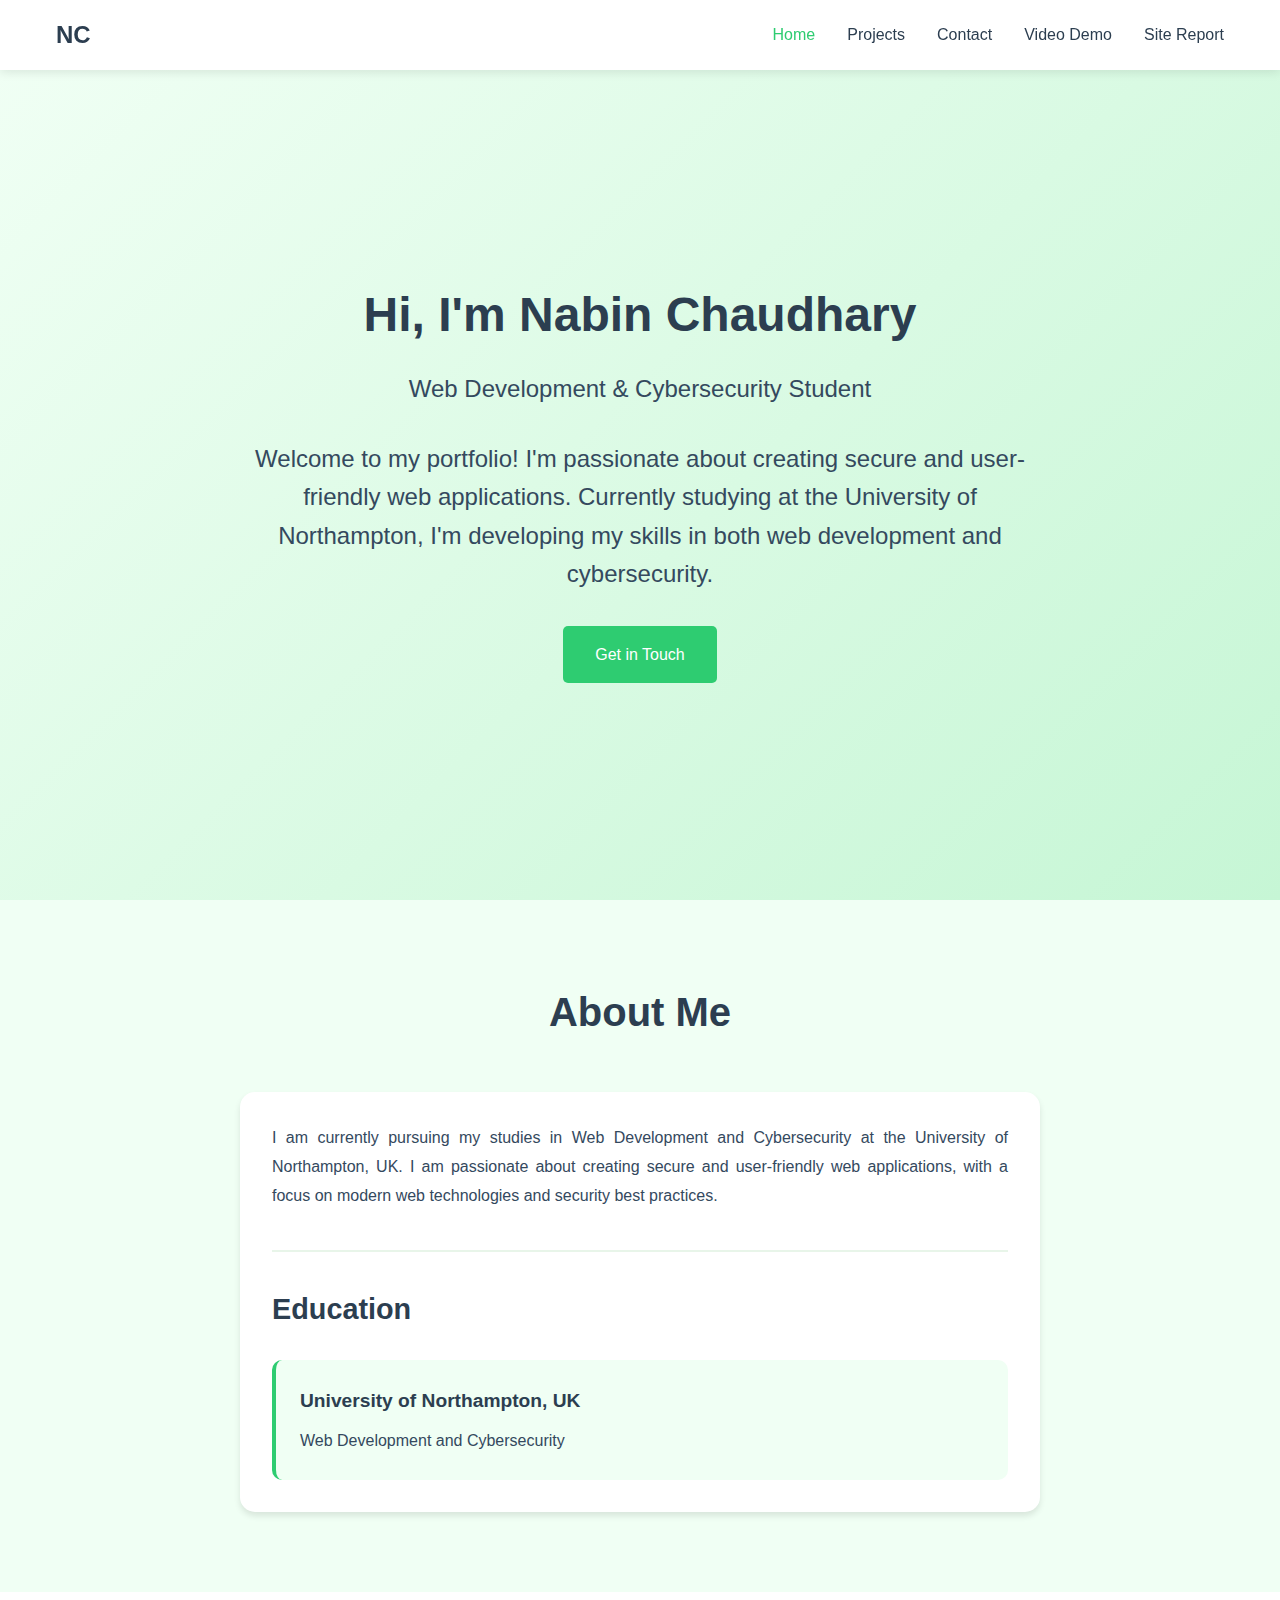
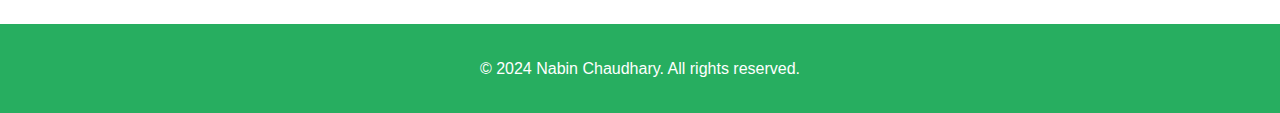
<file: index.html>
<!DOCTYPE html>
<html lang="en">
<head>
    <meta charset="UTF-8">
    <meta name="viewport" content="width=device-width, initial-scale=1.0">
    <title>Nabin Chaudhary - Portfolio</title>
    <link rel="stylesheet" href="styles.css">
    <link rel="stylesheet" href="https://cdnjs.cloudflare.com/ajax/libs/font-awesome/6.0.0/css/all.min.css">
</head>
<body>
    <nav>
        <div class="nav-content">
            <div class="logo">NC</div>
            <ul class="nav-links">
                <li><a href="index.html" class="active">Home</a></li>
                <li><a href="projects.html">Projects</a></li>
                <li><a href="contact.html">Contact</a></li>
                <li><a href="videoDemo.html">Video Demo</a></li>
                <li><a href="sitereport.html">Site Report</a></li>
            </ul>
        </div>
    </nav>

    <section id="home" class="hero">
        <div class="hero-content">
            <h1>Hi, I'm Nabin Chaudhary</h1>
            <p>Web Development & Cybersecurity Student</p>
            <div class="hero-bio">
                <p>Welcome to my portfolio! I'm passionate about creating secure and user-friendly web applications. Currently studying at the University of Northampton, I'm developing my skills in both web development and cybersecurity.</p>
            </div>
            <a href="contact.html" class="cta-button">Get in Touch</a>
        </div>
    </section>

    <section id="about" class="about">
        <h2>About Me</h2>
        <div class="about-content">
            <div class="about-text">
                <p>I am currently pursuing my studies in Web Development and Cybersecurity at the University of Northampton, UK. I am passionate about creating secure and user-friendly web applications, with a focus on modern web technologies and security best practices.</p>
                <div class="education">
                    <h3>Education</h3>
                    <div class="edu-item">
                        <h4>University of Northampton, UK</h4>
                        <p>Web Development and Cybersecurity</p>
                    </div>
                </div>
            </div>
        </div>
    </section>


    <footer>
        <p>&copy; 2024 Nabin Chaudhary. All rights reserved.</p>
    </footer>
</body>
</file>
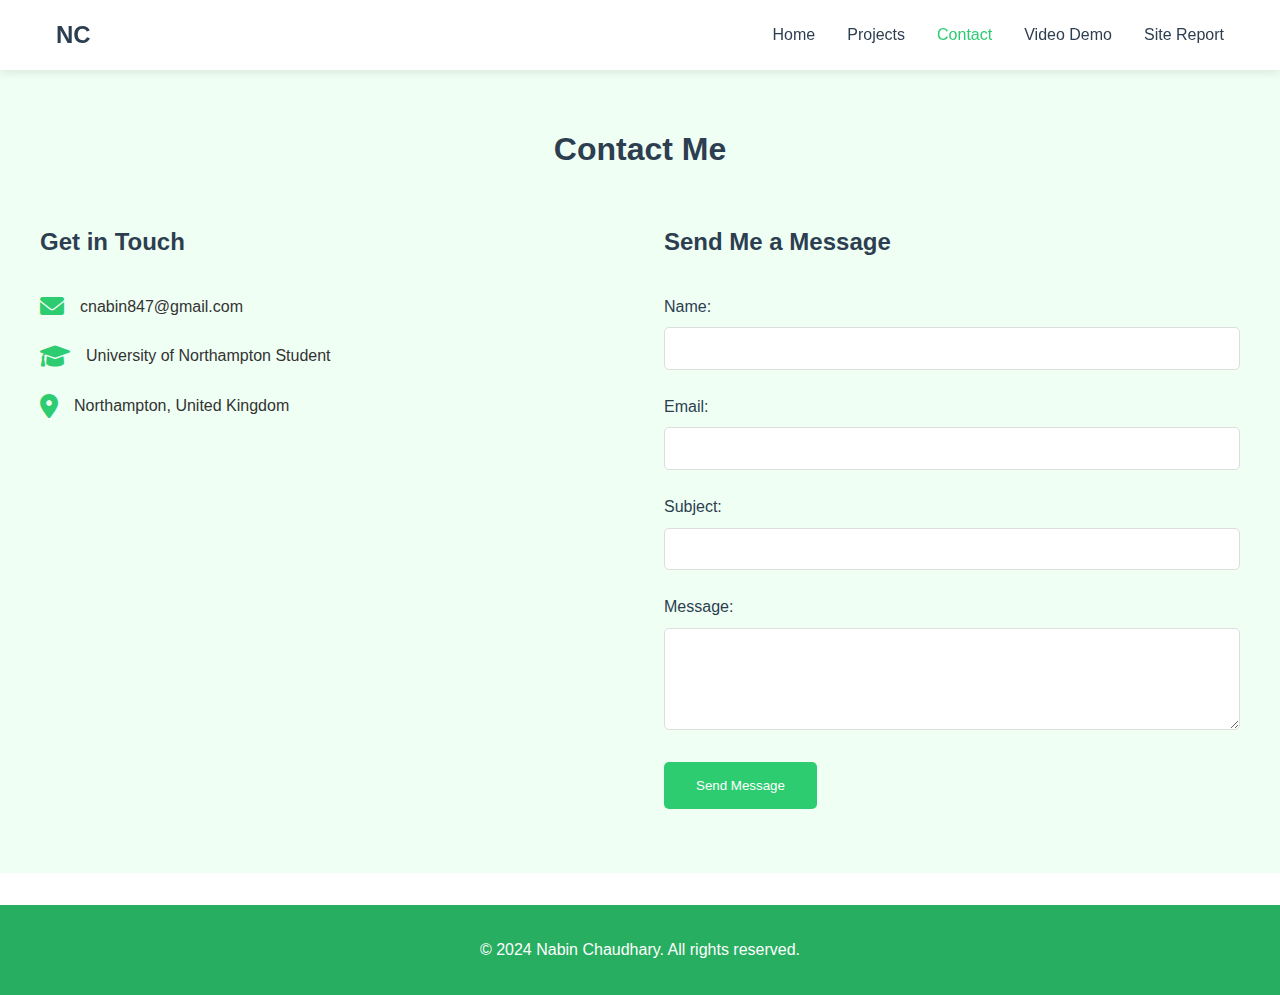
<file: contact.html>
<!DOCTYPE html>
<html lang="en">
<head>
    <meta charset="UTF-8">
    <meta name="viewport" content="width=device-width, initial-scale=1.0">
    <title>Contact - Nabin Chaudhary</title>
    <link rel="stylesheet" href="styles.css">
    <link rel="stylesheet" href="https://cdnjs.cloudflare.com/ajax/libs/font-awesome/6.0.0/css/all.min.css">
</head>
<body>
    <nav>
        <div class="nav-content">
            <div class="logo">NC</div>
            <ul class="nav-links">
                <li><a href="index.html">Home</a></li>
                <li><a href="projects.html">Projects</a></li>
                <li><a href="contact.html" class="active">Contact</a></li>
                <li><a href="videoDemo.html">Video Demo</a></li>
                <li><a href="sitereport.html">Site Report</a></li>
            </ul>
        </div>
    </nav>

    <section class="contact-page">
        <h1>Contact Me</h1>
        <div class="contact-container">
            <div class="contact-info">
                <h2>Get in Touch</h2>
                <div class="contact-details">
                    <div class="contact-item">
                        <i class="fas fa-envelope"></i>
                        <p>cnabin847@gmail.com</p>
                    </div>
                    <div class="contact-item">
                        <i class="fas fa-graduation-cap"></i>
                        <p>University of Northampton Student</p>
                    </div>
                    <div class="contact-item">
                        <i class="fas fa-map-marker-alt"></i>
                        <p>Northampton, United Kingdom</p>
                    </div>
                </div>
            </div>
            
            <div class="contact-form">
                <h2>Send Me a Message</h2>
                <form action="mailto:cnabin847@gmail.com" method="post" enctype="text/plain">
                    <div class="form-group">
                        <label for="name">Name:</label>
                        <input type="text" id="name" name="name" required>
                    </div>
                    <div class="form-group">
                        <label for="email">Email:</label>
                        <input type="email" id="email" name="email" required>
                    </div>
                    <div class="form-group">
                        <label for="subject">Subject:</label>
                        <input type="text" id="subject" name="subject" required>
                    </div>
                    <div class="form-group">
                        <label for="message">Message:</label>
                        <textarea id="message" name="message" rows="5" required></textarea>
                    </div>
                    <button type="submit" class="submit-btn">Send Message</button>
                </form>
            </div>
        </div>
    </section>

    <footer>
        <p>&copy; 2024 Nabin Chaudhary. All rights reserved.</p>
    </footer>
</body>
</file>
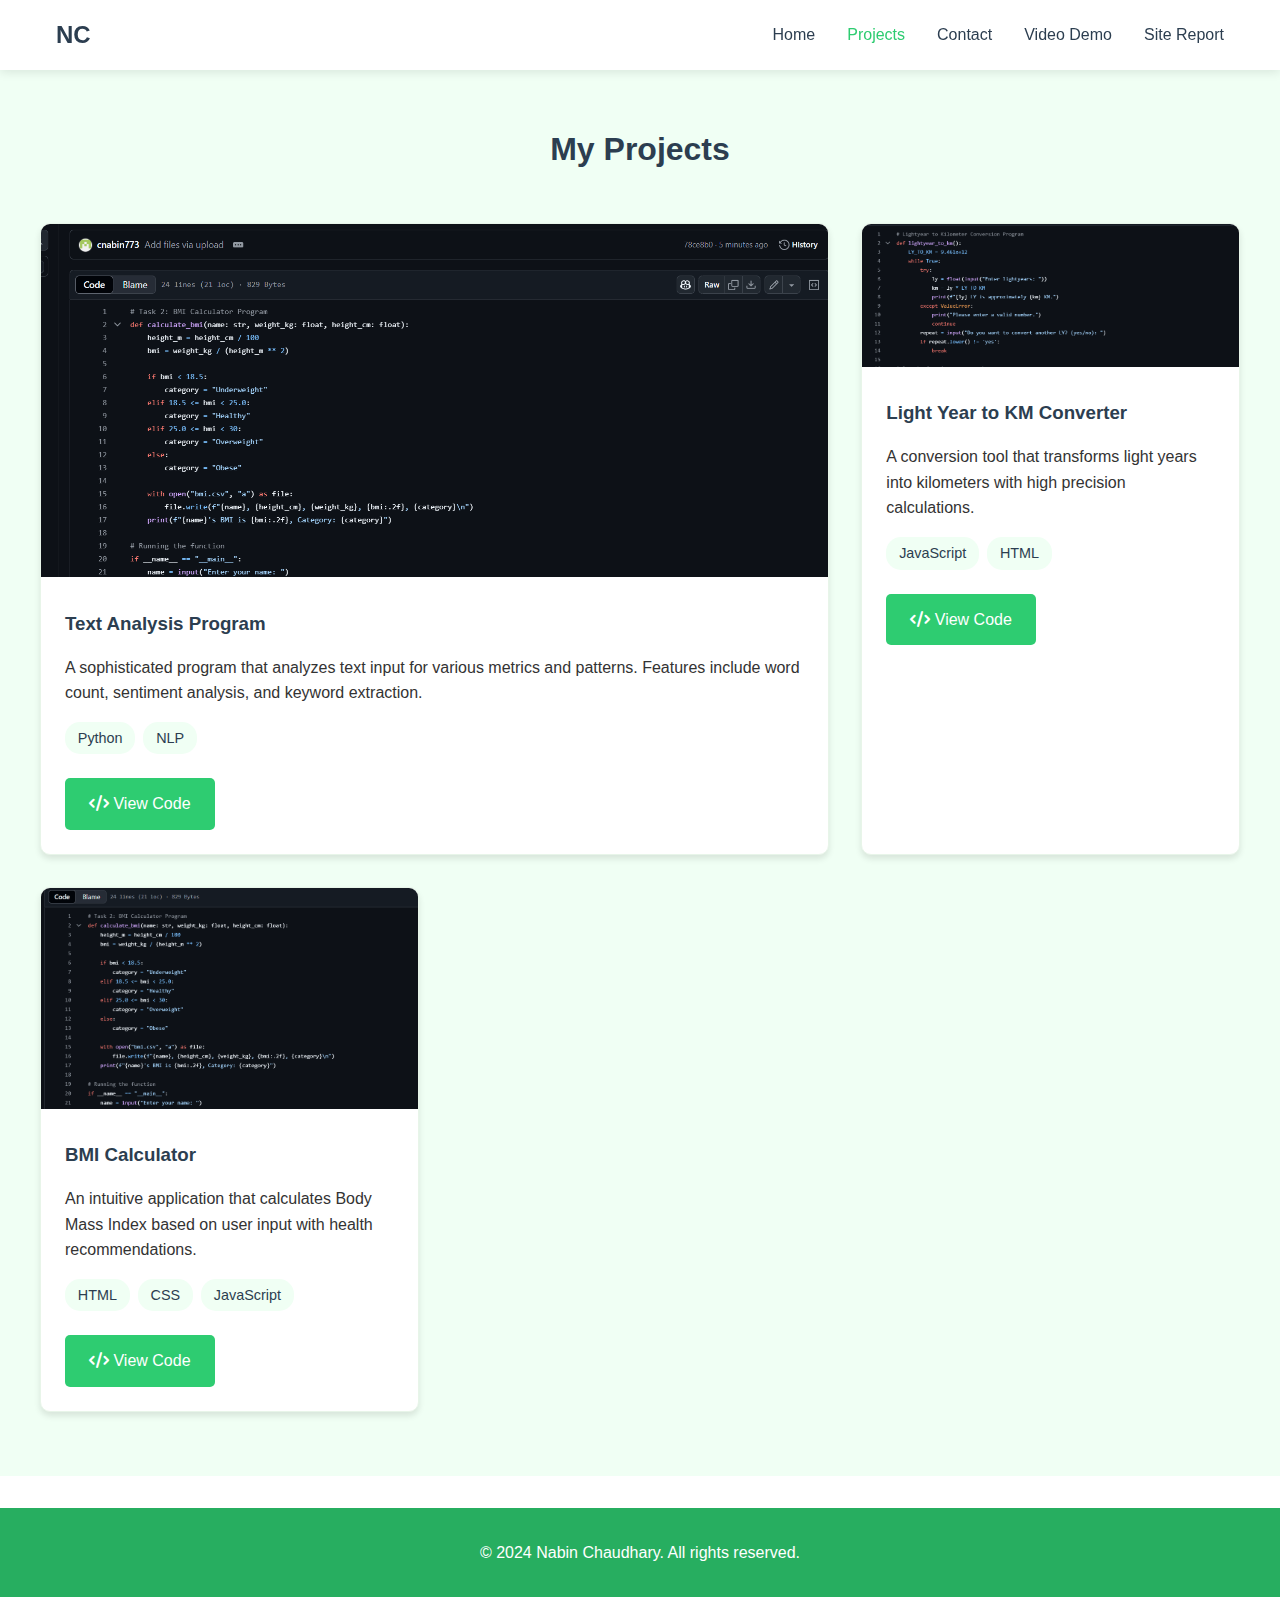
<file: projects.html>
<!DOCTYPE html>
<html lang="en">
<head>
    <meta charset="UTF-8">
    <meta name="viewport" content="width=device-width, initial-scale=1.0">
    <title>Projects - Nabin Chaudhary</title>
    <link rel="stylesheet" href="styles.css">
    <link rel="stylesheet" href="https://cdnjs.cloudflare.com/ajax/libs/font-awesome/6.0.0/css/all.min.css">
</head>
<body>
    <nav>
        <div class="nav-content">
            <div class="logo">NC</div>
            <ul class="nav-links">
                <li><a href="index.html">Home</a></li>
                <li><a href="projects.html" class="active">Projects</a></li>
                <li><a href="contact.html">Contact</a></li>
                <li><a href="videoDemo.html">Video Demo</a></li>
                <li><a href="sitereport.html">Site Report</a></li>
            </ul>
        </div>
    </nav>

    <section class="projects-page">
        <h1>My Projects</h1>
        <div class="projects-masonry">
            <div class="project-item large">
                <img src="images/project3.png" alt="Text Analysis Program">
                <div class="project-info">
                    <h3>Text Analysis Program</h3>
                    <p>A sophisticated program that analyzes text input for various metrics and patterns. Features include word count, sentiment analysis, and keyword extraction.</p>
                    <div class="project-tech">
                        <span>Python</span>
                        <span>NLP</span>
                    </div>
                    <div class="project-buttons">
                        <a href="https://github.com/cnabin773/text_analysys.git" class="project-btn view-code-btn" target="_blank">
                            <i class="fas fa-code"></i> View Code
                        </a>
                    </div>
                </div>
            </div>
            <div class="project-item">
                <img src="images/project2.png" alt="Light Year to KM Converter">
                <div class="project-info">
                    <h3>Light Year to KM Converter</h3>
                    <p>A conversion tool that transforms light years into kilometers with high precision calculations.</p>
                    <div class="project-tech">
                        <span>JavaScript</span>
                        <span>HTML</span>
                    </div>
                    <div class="project-buttons">
                        <a href="https://github.com/cnabin773/LIGHT_YEAR.git" class="project-btn view-code-btn" target="_blank">
                            <i class="fas fa-code"></i> View Code
                        </a>
                    </div>
                </div>
            </div>
            <div class="project-item">
                <img src="images/project1.png" alt="BMI Calculator">
                <div class="project-info">
                    <h3>BMI Calculator</h3>
                    <p>An intuitive application that calculates Body Mass Index based on user input with health recommendations.</p>
                    <div class="project-tech">
                        <span>HTML</span>
                        <span>CSS</span>
                        <span>JavaScript</span>
                    </div>
                    <div class="project-buttons">
                        <a href="https://github.com/cnabin773/bmi_calculate.git" class="project-btn view-code-btn" target="_blank">
                            <i class="fas fa-code"></i> View Code
                        </a>
                    </div>
                </div>
            </div>
        </div>
    </section>

    <footer>
        <p>&copy; 2024 Nabin Chaudhary. All rights reserved.</p>
    </footer>
</body>
</file>
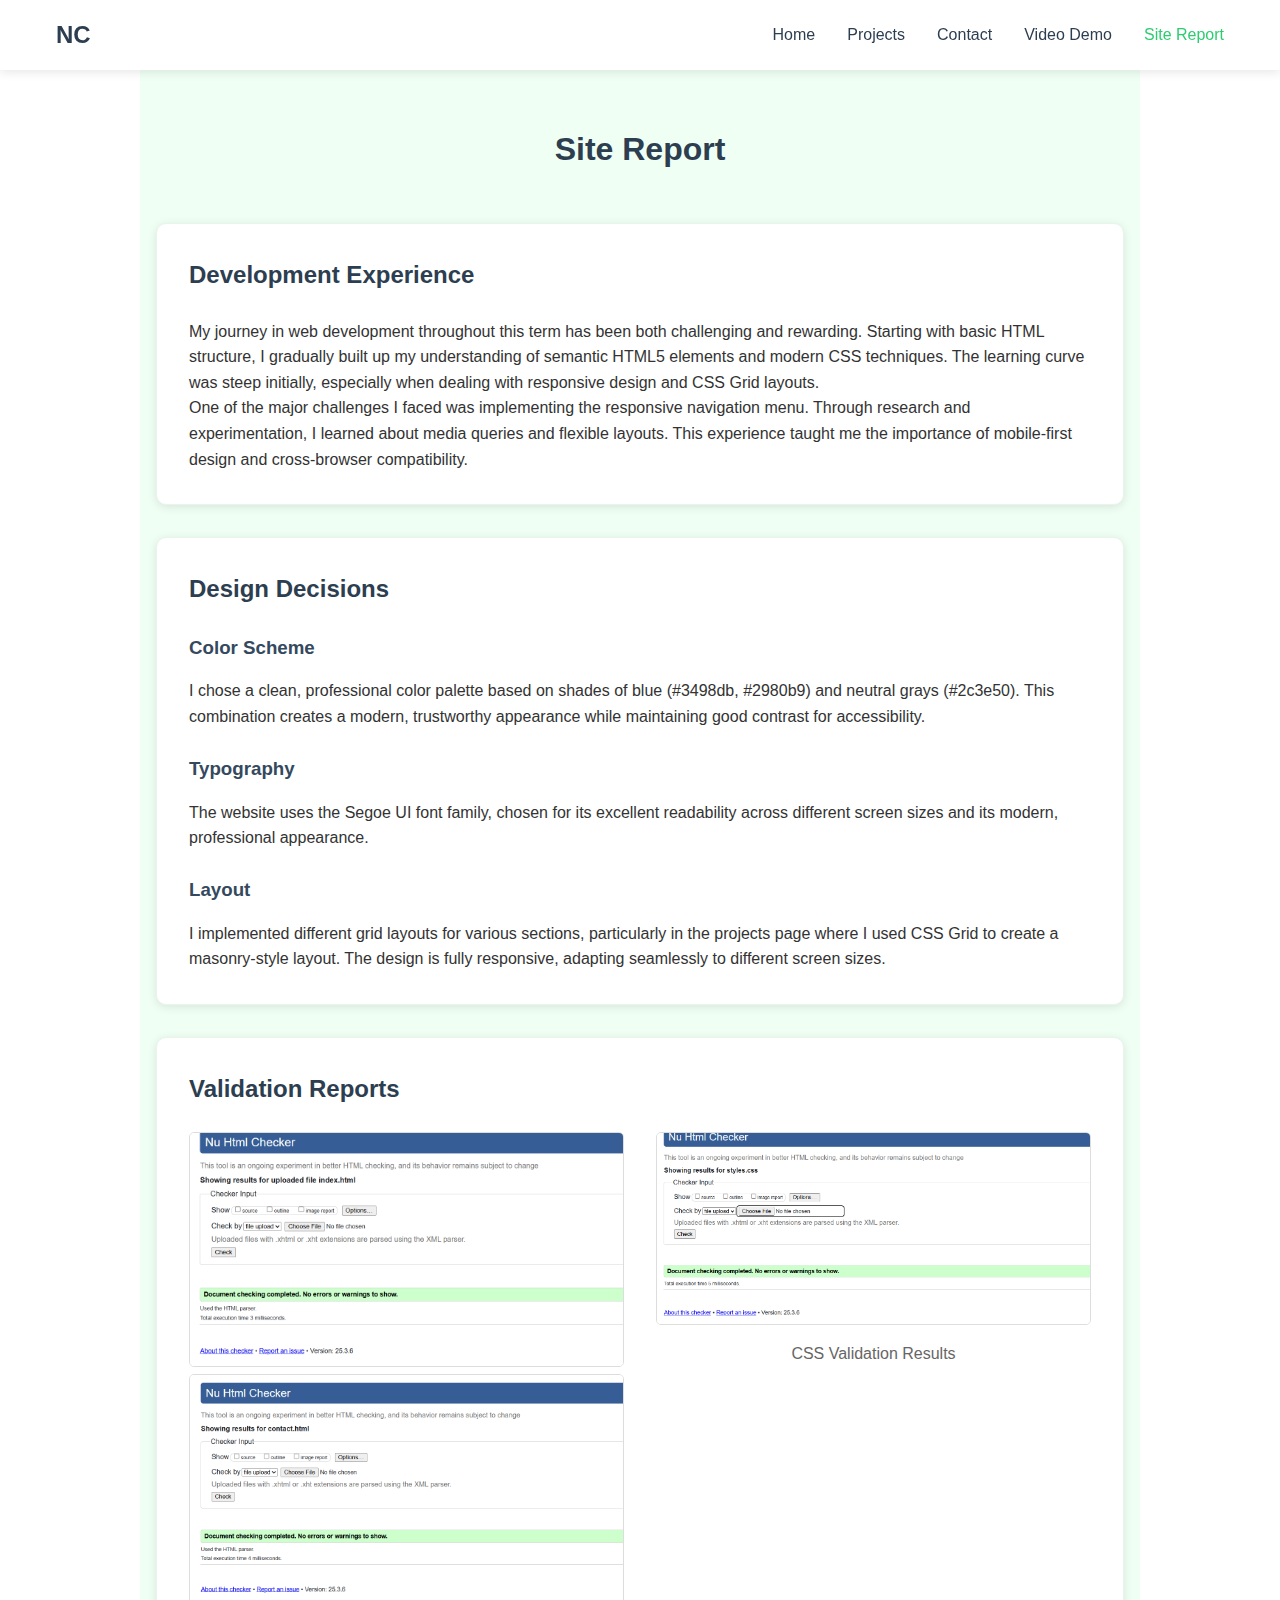
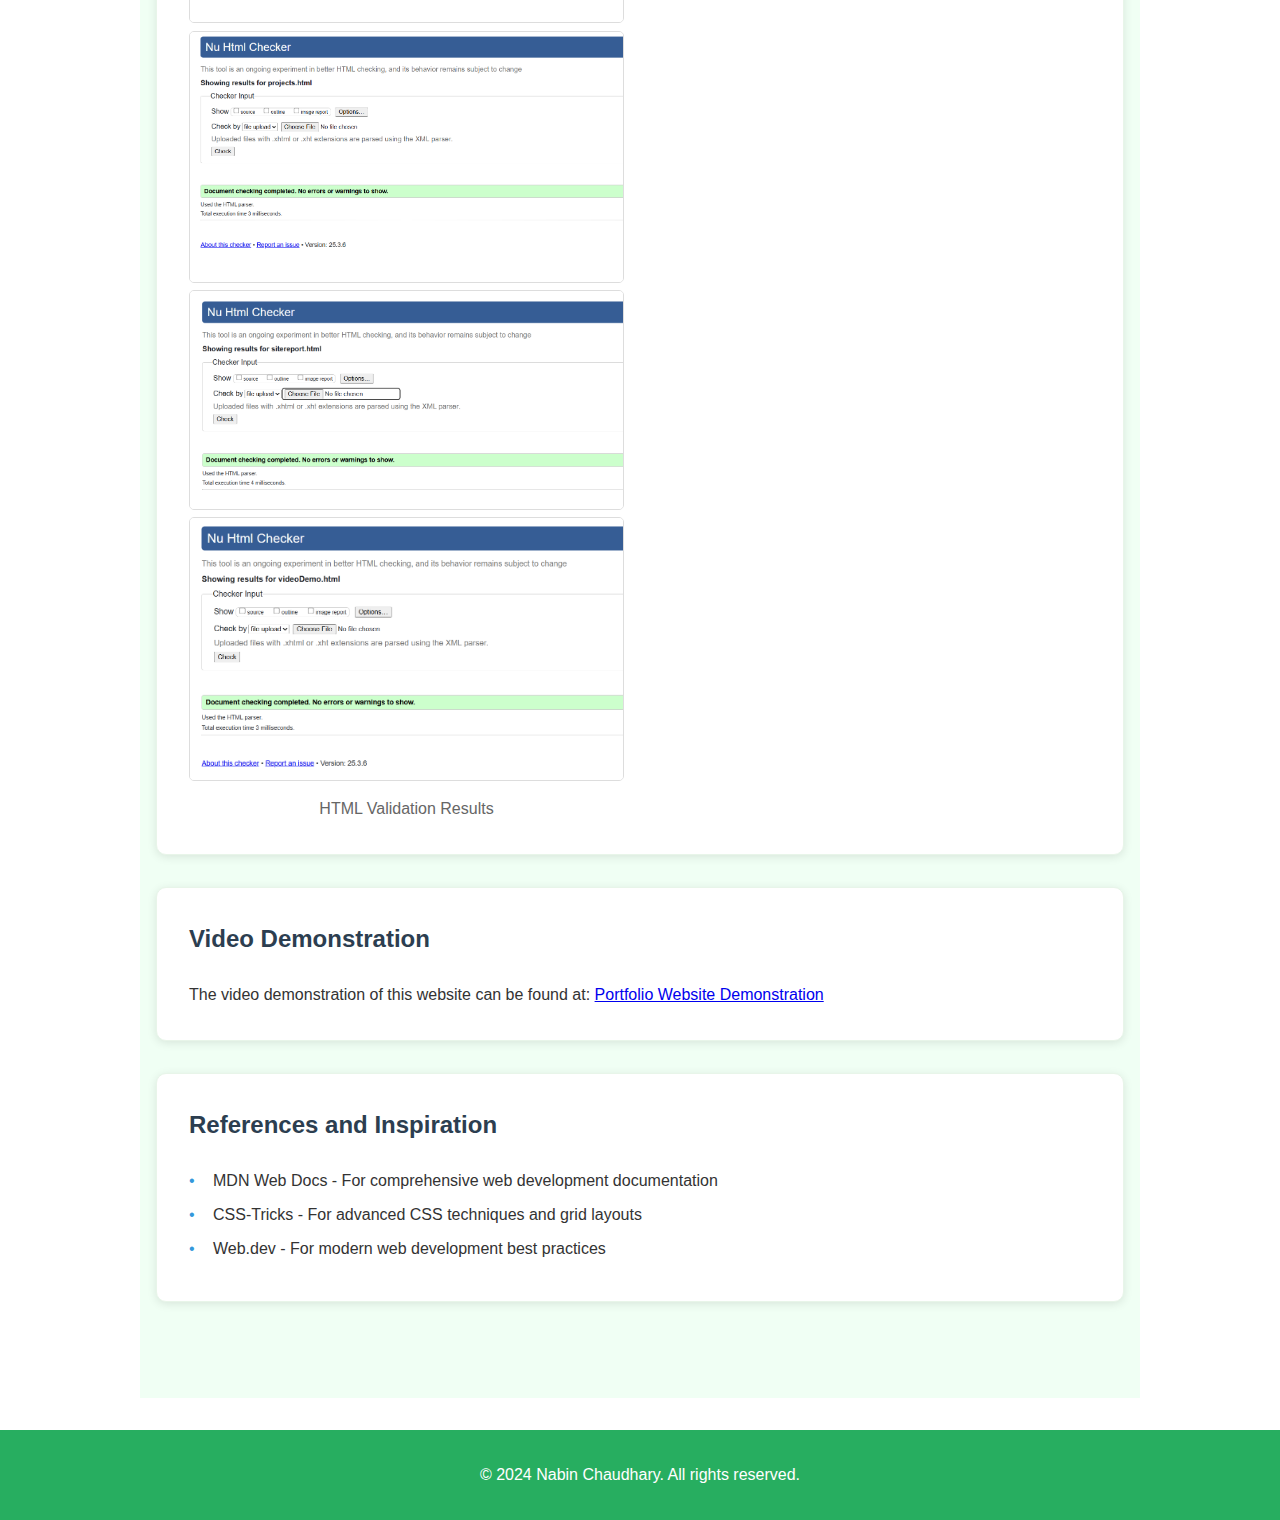
<file: sitereport.html>
<!DOCTYPE html>
<html lang="en">
<head>
    <meta charset="UTF-8">
    <meta name="viewport" content="width=device-width, initial-scale=1.0">
    <title>Site Report - Nabin Chaudhary</title>
    <link rel="stylesheet" href="styles.css">
    <link rel="stylesheet" href="https://cdnjs.cloudflare.com/ajax/libs/font-awesome/6.0.0/css/all.min.css">
</head>
<body>
    <nav>
        <div class="nav-content">
            <div class="logo">NC</div>
            <ul class="nav-links">
                <li><a href="index.html">Home</a></li>
                <li><a href="projects.html">Projects</a></li>
                <li><a href="contact.html">Contact</a></li>
                <li><a href="videoDemo.html">Video Demo</a></li>
                <li><a href="sitereport.html" class="active">Site Report</a></li>
            </ul>
        </div>
    </nav>

    <section class="site-report">
        <h1>Site Report</h1>
        <div class="report-content">
            <article class="report-section">
                <h2>Development Experience</h2>
                <p>My journey in web development throughout this term has been both challenging and rewarding. Starting with basic HTML structure, I gradually built up my understanding of semantic HTML5 elements and modern CSS techniques. The learning curve was steep initially, especially when dealing with responsive design and CSS Grid layouts.</p>
                
                <p>One of the major challenges I faced was implementing the responsive navigation menu. Through research and experimentation, I learned about media queries and flexible layouts. This experience taught me the importance of mobile-first design and cross-browser compatibility.</p>
            </article>

            <article class="report-section">
                <h2>Design Decisions</h2>
                <h3>Color Scheme</h3>
                <p>I chose a clean, professional color palette based on shades of blue (#3498db, #2980b9) and neutral grays (#2c3e50). This combination creates a modern, trustworthy appearance while maintaining good contrast for accessibility.</p>

                <h3>Typography</h3>
                <p>The website uses the Segoe UI font family, chosen for its excellent readability across different screen sizes and its modern, professional appearance.</p>

                <h3>Layout</h3>
                <p>I implemented different grid layouts for various sections, particularly in the projects page where I used CSS Grid to create a masonry-style layout. The design is fully responsive, adapting seamlessly to different screen sizes.</p>
            </article>

            <article class="report-section">
                <h2>Validation Reports</h2>
                <div class="validation-screenshots">
                    <figure>
                        <img src="images/htl1 (1).png" alt="HTML Validation Report">
                        <img src="images/htl1 (2).png" alt="HTML Validation Report">
                        <img src="images/htl1 (3).png" alt="HTML Validation Report">
                        <img src="images/htl1 (4).png" alt="HTML Validation Report">
                        <img src="images/htl1 (5).png" alt="HTML Validation Report">
                        <figcaption>HTML Validation Results</figcaption>
                    </figure>
                    <figure>
                        <img src="images/css.png" alt="CSS Validation Report">
                        <figcaption>CSS Validation Results</figcaption>
                    </figure>
                </div>
            </article>

            <article class="report-section">
                <h2>Video Demonstration</h2>
                <p>The video demonstration of this website can be found at: <a href="https://youtu.be/fpRjQ9RIres?si=_cgZ-D7nqQ4Rg44P" target="_blank">Portfolio Website Demonstration</a></p>
            </article>

            <article class="report-section">
                <h2>References and Inspiration</h2>
                <ul class="reference-list">
                    <li>MDN Web Docs - For comprehensive web development documentation</li>
                    <li>CSS-Tricks - For advanced CSS techniques and grid layouts</li>
                    <li>Web.dev - For modern web development best practices</li>
                </ul>
            </article>
        </div>
    </section>

    <footer>
        <p>&copy; 2024 Nabin Chaudhary. All rights reserved.</p>
    </footer>
</body>
</file>
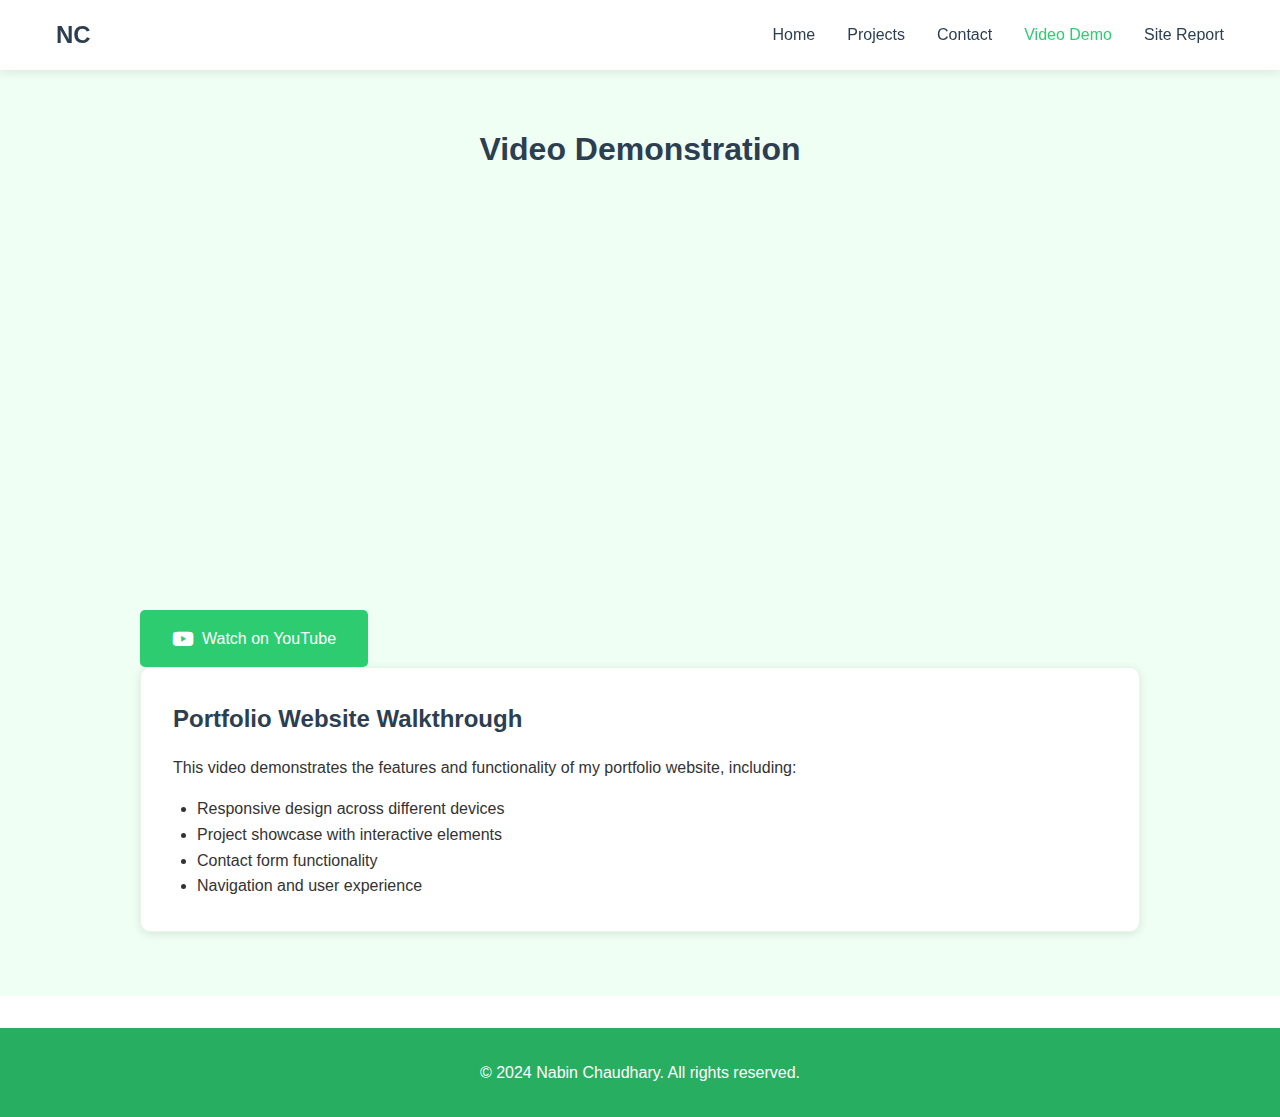
<file: videoDemo.html>
<!DOCTYPE html>
<html lang="en">

<head>
    <meta charset="UTF-8">
    <meta name="viewport" content="width=device-width, initial-scale=1.0">
    <title>Video Demo - Nabin Chaudhary</title>
    <link rel="stylesheet" href="styles.css">
    <link rel="stylesheet" href="https://cdnjs.cloudflare.com/ajax/libs/font-awesome/6.0.0/css/all.min.css">
</head>

<body>
    <nav>
        <div class="nav-content">
            <div class="logo">NC</div>
            <ul class="nav-links">
                <li><a href="index.html">Home</a></li>
                <li><a href="projects.html">Projects</a></li>
                <li><a href="contact.html">Contact</a></li>
                <li><a href="videoDemo.html" class="active">Video Demo</a></li>
                <li><a href="sitereport.html">Site Report</a></li>
            </ul>
        </div>
    </nav>

    <section class="video-demo">
        <h1>Video Demonstration</h1>
        <div class="video-container">
            <!-- Replace the src with your actual video URL -->
            <iframe width="560" height="315" src="https://www.youtube.com/embed/fpRjQ9RIres?si=atdIVT_ej5ZXxxln"
                title="YouTube video player" frameborder="0"
                allow="accelerometer; autoplay; clipboard-write; encrypted-media; gyroscope; picture-in-picture; web-share"
                referrerpolicy="strict-origin-when-cross-origin" allowfullscreen></iframe>
            <a href="https://youtu.be/fpRjQ9RIres?si=_cgZ-D7nqQ4Rg44P" class="youtube-btn" target="_blank">
                <i class="fab fa-youtube"></i> Watch on YouTube
            </a>
            <div class="video-description">
                <h2>Portfolio Website Walkthrough</h2>
                <p>This video demonstrates the features and functionality of my portfolio website, including:</p>
                <ul>
                    <li>Responsive design across different devices</li>
                    <li>Project showcase with interactive elements</li>
                    <li>Contact form functionality</li>
                    <li>Navigation and user experience</li>
                </ul>
            </div>
        </div>
    </section>

    <footer>
        <p>&copy; 2024 Nabin Chaudhary. All rights reserved.</p>
    </footer>
</body>

</html>
</file>
<file: styles.css>
/* Reset and Base Styles */
* {
    margin: 0;
    padding: 0;
    box-sizing: border-box;
}

body {
    font-family: 'Segoe UI', Tahoma, Geneva, Verdana, sans-serif;
    line-height: 1.6;
    color: #333;
    padding-top: 60px;
}

/* Navigation */
nav {
    position: fixed;
    top: 0;
    width: 100%;
    background-color: #ffffff;
    box-shadow: 0 2px 10px rgba(0, 0, 0, 0.1);
    z-index: 1000;
}

.nav-content {
    max-width: 1200px;
    margin: 0 auto;
    padding: 1rem;
    display: flex;
    justify-content: space-between;
    align-items: center;
}

.logo {
    font-size: 1.5rem;
    font-weight: bold;
    color: #2c3e50;
}

.nav-links {
    display: flex;
    list-style: none;
    gap: 2rem;
}

.nav-links a {
    text-decoration: none;
    color: #2c3e50;
    font-weight: 500;
    transition: color 0.3s;
}

.nav-links a:hover, .nav-links a.active {
    color: #2ecc71;
}

/* Hero Section */
.hero {
    min-height: calc(100vh - 60px);
    display: flex;
    align-items: center;
    justify-content: center;
    background: linear-gradient(135deg, #f0fff4 0%, #c6f6d5 100%);
    text-align: center;
    padding: 2rem 1rem;
}

.hero-content {
    max-width: 800px;
}

.hero-content h1 {
    font-size: 3rem;
    margin-bottom: 1rem;
    color: #2c3e50;
}

.hero-content p {
    font-size: 1.5rem;
    margin-bottom: 2rem;
    color: #34495e;
}

.hero-bio {
    margin: 2rem 0;
    font-size: 1.1rem;
    color: #34495e;
}

.cta-button {
    display: inline-block;
    padding: 1rem 2rem;
    background-color: #2ecc71;
    color: white;
    text-decoration: none;
    border-radius: 5px;
    transition: background-color 0.3s;
}

.cta-button:hover {
    background-color: #27ae60;
}

/* About Section */
.about {
    padding: 5rem 1rem;
    background-color: #f0fff4;
}

.about h2 {
    text-align: center;
    color: #2c3e50;
    margin-bottom: 3rem;
    font-size: 2.5rem;
}

.about-content {
    max-width: 800px;
    margin: 0 auto;
    background: white;
    padding: 2rem;
    border-radius: 15px;
    box-shadow: 0 4px 6px rgba(0, 0, 0, 0.1);
}

.about-text {
    text-align: justify;
    color: #34495e;
    line-height: 1.8;
}

.education {
    margin-top: 2.5rem;
    padding-top: 2rem;
    border-top: 2px solid #e8f5e9;
}

.education h3 {
    color: #2c3e50;
    margin-bottom: 1.5rem;
    font-size: 1.8rem;
}

.edu-item {
    background: #f0fff4;
    padding: 1.5rem;
    border-radius: 10px;
    margin-top: 1rem;
    border-left: 4px solid #2ecc71;
}

.edu-item h4 {
    color: #2c3e50;
    margin-bottom: 0.5rem;
    font-size: 1.2rem;
}

.edu-item p {
    color: #34495e;
}

.edu-item ul {
    list-style: none;
    margin-top: 1rem;
    padding-left: 0;
}

.edu-item li {
    margin-bottom: 0.5rem;
    padding-left: 1.5rem;
    position: relative;
    color: #34495e;
}

.edu-item li::before {
    content: "•";
    position: absolute;
    left: 0;
    color: #2ecc71;
    font-weight: bold;
}

/* Projects Page */
.projects-page {
    padding: 4rem 1rem;
    background-color: #f0fff4;
}

.projects-page h1 {
    text-align: center;
    color: #2c3e50;
    margin-bottom: 3rem;
}

.projects-masonry {
    display: grid;
    grid-template-columns: repeat(auto-fit, minmax(300px, 1fr));
    gap: 2rem;
    max-width: 1200px;
    margin: 0 auto;
}

.project-item {
    background: white;
    border-radius: 10px;
    overflow: hidden;
    box-shadow: 0 4px 6px rgba(0, 0, 0, 0.1);
    transition: transform 0.3s;
    border: 1px solid #e8f5e9;
}

.project-item.large {
    grid-column: span 2;
}

.project-item img {
    width: 100%;
    height: auto;
    object-fit: cover;
}

.project-info {
    padding: 1.5rem;
}

.project-info h3 {
    color: #2c3e50;
    margin-bottom: 1rem;
}

.project-tech {
    margin-top: 1rem;
    display: flex;
    gap: 0.5rem;
    flex-wrap: wrap;
}

.project-tech span {
    background: #f0fff4;
    padding: 0.3rem 0.8rem;
    border-radius: 15px;
    font-size: 0.9rem;
    color: #2c3e50;
}

.project-buttons {
    display: flex;
    gap: 1rem;
    margin-top: 1.5rem;
}

.project-btn {
    padding: 0.8rem 1.5rem;
    border-radius: 5px;
    text-decoration: none;
    font-weight: 500;
    transition: all 0.3s;
}

.view-code-btn {
    background-color: #2ecc71;
    color: white;
}

.view-code-btn:hover {
    background-color: #27ae60;
}

.youtube-btn {
    display: inline-flex;
    align-items: center;
    gap: 0.5rem;
    background-color: #2ecc71;
    color: white;
    padding: 1rem 2rem;
    border-radius: 5px;
    text-decoration: none;
    transition: background-color 0.3s;
    margin-top: 2rem;
}

.youtube-btn i {
    font-size: 1.2rem;
}

.youtube-btn:hover {
    background-color: #27ae60;
}

.project-item:hover {
    transform: translateY(-5px);
    box-shadow: 0 8px 15px rgba(46, 204, 113, 0.2);
}

/* Contact Page */
.contact-page {
    padding: 4rem 1rem;
    background-color: #f0fff4;
}

.contact-page h1 {
    text-align: center;
    color: #2c3e50;
    margin-bottom: 3rem;
}

.contact-container {
    display: grid;
    grid-template-columns: repeat(auto-fit, minmax(300px, 1fr));
    gap: 3rem;
    max-width: 1200px;
    margin: 0 auto;
}

.contact-info h2, .contact-form h2 {
    color: #2c3e50;
    margin-bottom: 2rem;
}

.contact-details {
    display: flex;
    flex-direction: column;
    gap: 1.5rem;
}

.contact-item {
    display: flex;
    align-items: center;
    gap: 1rem;
}

.contact-item i {
    font-size: 1.5rem;
    color: #2ecc71;
}

.form-group {
    margin-bottom: 1.5rem;
}

.form-group label {
    display: block;
    margin-bottom: 0.5rem;
    color: #2c3e50;
}

.form-group input,
.form-group textarea {
    width: 100%;
    padding: 0.8rem;
    border: 1px solid #ddd;
    border-radius: 5px;
    font-family: inherit;
}

.submit-btn {
    background-color: #2ecc71;
    color: white;
    padding: 1rem 2rem;
    border: none;
    border-radius: 5px;
    cursor: pointer;
    transition: background-color 0.3s;
}

.submit-btn:hover {
    background-color: #27ae60;
}

/* Video Demo Page */
.video-demo {
    padding: 4rem 1rem;
    background-color: #f0fff4;
}

.video-demo h1 {
    text-align: center;
    color: #2c3e50;
    margin-bottom: 3rem;
}

.video-container {
    max-width: 1000px;
    margin: 0 auto;
}

.video-container iframe {
    width: 100%;
    aspect-ratio: 16/9;
    border: none;
    border-radius: 10px;
    margin-bottom: 2rem;
}

.video-description {
    background: white;
    padding: 2rem;
    border-radius: 10px;
    box-shadow: 0 2px 10px rgba(0, 0, 0, 0.1);
    border: 1px solid #e8f5e9;
}

.video-description h2 {
    color: #2c3e50;
    margin-bottom: 1rem;
}

.video-description ul {
    margin-top: 1rem;
    padding-left: 1.5rem;
}

/* Site Report Page */
.site-report {
    padding: 4rem 1rem;
    max-width: 1000px;
    margin: 0 auto;
    background-color: #f0fff4;
}

.site-report h1 {
    text-align: center;
    color: #2c3e50;
    margin-bottom: 3rem;
}

.report-section {
    background: white;
    padding: 2rem;
    border-radius: 10px;
    box-shadow: 0 2px 10px rgba(0, 0, 0, 0.1);
    margin-bottom: 2rem;
    border: 1px solid #e8f5e9;
}

.report-section h2 {
    color: #2c3e50;
    margin-bottom: 1.5rem;
}

.report-section h3 {
    color: #34495e;
    margin: 1.5rem 0 1rem;
}

.validation-screenshots {
    display: grid;
    grid-template-columns: repeat(auto-fit, minmax(250px, 1fr));
    gap: 2rem;
    margin-top: 1.5rem;
}

.validation-screenshots figure {
    text-align: center;
}

.validation-screenshots img {
    max-width: 100%;
    border: 1px solid #ddd;
    border-radius: 5px;
}

.validation-screenshots figcaption {
    margin-top: 0.5rem;
    color: #666;
}

.reference-list {
    list-style: none;
    padding-left: 0;
}

.reference-list li {
    margin-bottom: 0.5rem;
    padding-left: 1.5rem;
    position: relative;
}

.reference-list li::before {
    content: "•";
    position: absolute;
    left: 0;
    color: #3498db;
}

/* Footer */
footer {
    text-align: center;
    padding: 2rem;
    background-color: #27ae60;
    color: white;
    margin-top: 2rem;
}

/* Responsive Design */
@media (max-width: 768px) {
    .nav-content {
        flex-direction: column;
        gap: 1rem;
    }
    nav{
        position: relative;
    }

    .nav-links {
        flex-direction: column;
        text-align: center;
        gap: 1rem;
    }

    .hero-content h1 {
        font-size: 2rem;
    }

    .hero-content p {
        font-size: 1.2rem;
    }

    .project-item.large {
        grid-column: span 1;
    }

    .contact-container {
        grid-template-columns: 1fr;
    }
}

@media (max-width: 480px) {
    .hero-content h1 {
        font-size: 1.8rem;
    }

    .hero-content p {
        font-size: 1rem;
    }

    .about, .projects, .contact {
        padding: 3rem 1rem;
    }

    .validation-screenshots {
        grid-template-columns: 1fr;
    }
}
</file>
